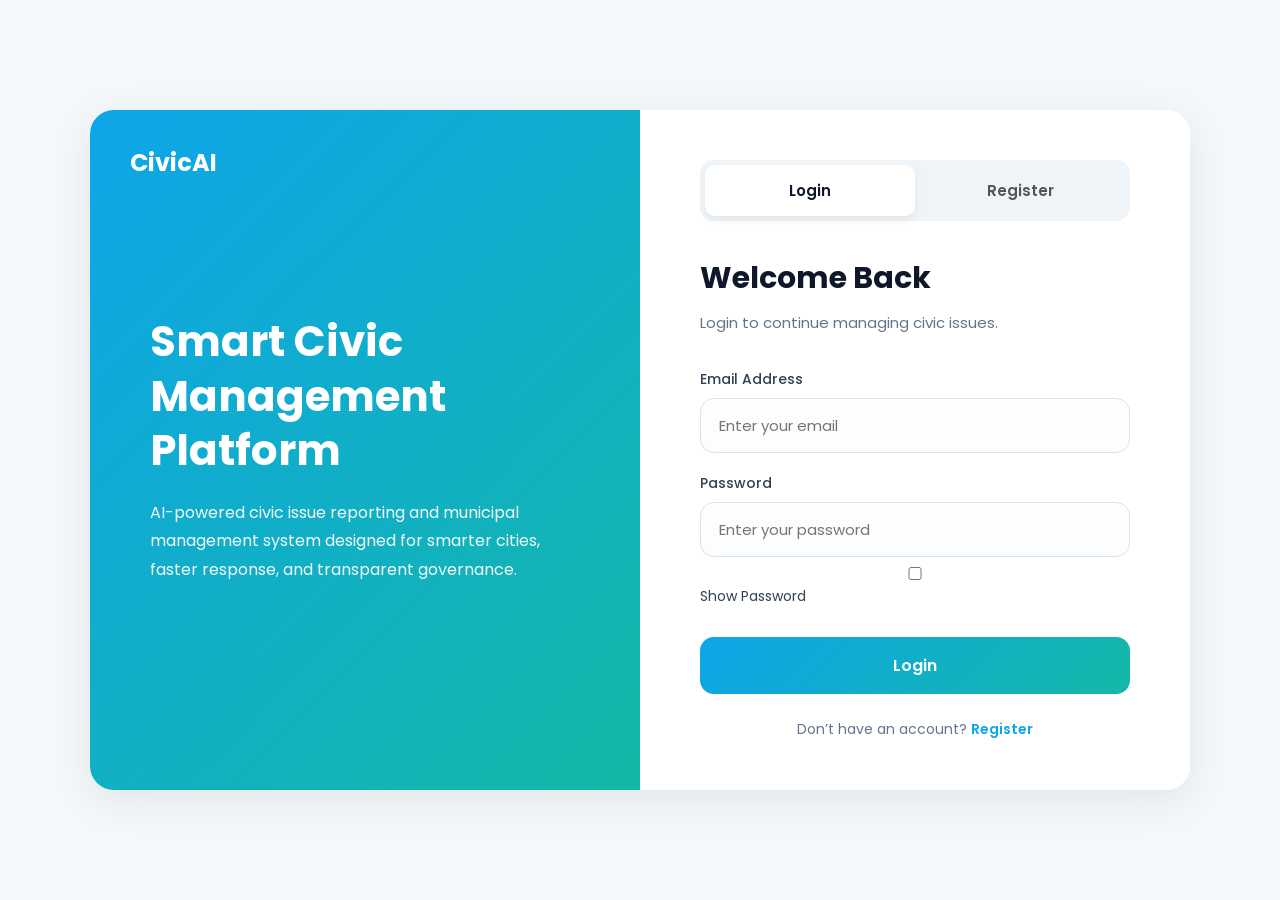
<file: login.html>
<!DOCTYPE html>
<html lang="en">

<head>

<meta charset="UTF-8">

<meta name="viewport"
content="width=device-width, initial-scale=1.0"/>

<title>Smart Civic AI - Authentication</title>

<link href="https://fonts.googleapis.com/css2?family=Poppins:wght@300;400;500;600;700&display=swap" rel="stylesheet">

<style>

*{
margin:0;
padding:0;
box-sizing:border-box;
font-family:'Poppins',sans-serif;
}

body{

background:#f4f8fb;

min-height:100vh;

display:flex;

align-items:center;

justify-content:center;

padding:20px;

}

.container{

width:1100px;

height:680px;

background:#fff;

border-radius:24px;

overflow:hidden;

display:flex;

box-shadow:0 10px 40px rgba(0,0,0,0.08);

}

/* ================= LEFT PANEL ================= */

.left-panel{

width:50%;

background:linear-gradient(135deg,#0ea5e9,#14b8a6);

color:white;

padding:60px;

display:flex;

flex-direction:column;

justify-content:center;

position:relative;

}

.logo{

position:absolute;

top:35px;

left:40px;

font-size:24px;

font-weight:700;

}

.left-panel h1{

font-size:42px;

line-height:1.3;

margin-bottom:20px;

}

.left-panel p{

font-size:16px;

line-height:1.8;

opacity:0.95;

max-width:450px;

}

/* ================= RIGHT PANEL ================= */

.right-panel{

width:50%;

padding:50px 60px;

display:flex;

flex-direction:column;

justify-content:center;

background:white;

}

.tabs{

display:flex;

background:#eef4f7;

border-radius:14px;

padding:5px;

margin-bottom:35px;

}

.tab-btn{

width:50%;

padding:14px;

border:none;

background:none;

border-radius:10px;

font-size:15px;

font-weight:600;

cursor:pointer;

transition:0.3s;

color:#555;

}

.tab-btn.active{

background:white;

color:#0f172a;

box-shadow:0 4px 10px rgba(0,0,0,0.06);

}

.form-section{

display:none;

animation:fade 0.4s ease;

}

.form-section.active{

display:block;

}

@keyframes fade{

from{
opacity:0;
transform:translateY(10px);
}

to{
opacity:1;
transform:translateY(0);
}

}

h2{

font-size:30px;

margin-bottom:10px;

color:#0f172a;

}

.subtitle{

color:#64748b;

margin-bottom:35px;

font-size:15px;

}

.input-group{

margin-bottom:20px;

}

.input-group label{

display:block;

margin-bottom:8px;

font-size:14px;

font-weight:500;

color:#334155;

}

.input-group input,
.input-group select{

width:100%;

padding:15px 18px;

border:1px solid #dbe4ea;

border-radius:14px;

outline:none;

font-size:15px;

transition:0.3s;

background:#fbfdff;

}

.input-group input:focus,
.input-group select:focus{

border-color:#0ea5e9;

background:white;

}

.auth-btn{

width:100%;

padding:16px;

border:none;

border-radius:14px;

background:linear-gradient(135deg,#0ea5e9,#14b8a6);

color:white;

font-size:16px;

font-weight:600;

cursor:pointer;

transition:0.3s;

margin-top:10px;

}

.auth-btn:hover{

transform:translateY(-2px);

opacity:0.95;

}

.bottom-text{

text-align:center;

margin-top:25px;

font-size:14px;

color:#64748b;

}

.bottom-text span{

color:#0ea5e9;

cursor:pointer;

font-weight:600;

}

.error{

color:red;

font-size:13px;

margin-top:5px;

display:none;

}

.show-password{

margin-top:8px;

font-size:14px;

color:#334155;

}

@media(max-width:950px){

.container{

flex-direction:column;

height:auto;

}

.left-panel,
.right-panel{

width:100%;

}

.left-panel{

padding:50px 30px;

}

.right-panel{

padding:40px 30px;

}

.left-panel h1{

font-size:32px;

}

}

</style>

</head>

<body>

<div class="container">

<!-- ================= LEFT PANEL ================= -->

<div class="left-panel">

<div class="logo">

CivicAI

</div>

<h1>

Smart Civic Management Platform

</h1>

<p>

AI-powered civic issue reporting and municipal management system designed for smarter cities, faster response, and transparent governance.

</p>

</div>

<!-- ================= RIGHT PANEL ================= -->

<div class="right-panel">

<!-- ================= TABS ================= -->

<div class="tabs">

<button
class="tab-btn active"
onclick="showTab('login')"
>

Login

</button>

<button
class="tab-btn"
onclick="showTab('register')"
>

Register

</button>

</div>

<!-- ================= LOGIN ================= -->

<div class="form-section active" id="login">

<h2>Welcome Back</h2>

<p class="subtitle">

Login to continue managing civic issues.

</p>

<form
action="/login"
method="POST"
onsubmit="return validateLogin()"
>

<div class="input-group">

<label>Email Address</label>

<input
type="email"
name="email"
id="loginEmail"
placeholder="Enter your email"
required
>

</div>

<div class="input-group">

<label>Password</label>

<input
type="password"
name="password"
id="loginPassword"
placeholder="Enter your password"
required
>

<div class="show-password">

<input
type="checkbox"
onclick="togglePassword('loginPassword')"
>

Show Password

</div>

</div>

<button class="auth-btn" type="submit">

Login

</button>

</form>

<div class="bottom-text">

Don’t have an account?

<span onclick="showTab('register')">

Register

</span>

</div>

</div>

<!-- ================= REGISTER ================= -->

<div class="form-section" id="register">

<h2>Create Account</h2>

<p class="subtitle">

Register for the smart civic platform.

</p>

<form
action="/register"
method="POST"
onsubmit="return validateRegisterForm()"
>

<div class="input-group">

<label>Full Name</label>

<input
type="text"
name="name"
id="name"
placeholder="Enter full name"
required
>

<div class="error" id="nameError">

Invalid full name

</div>

</div>

<div class="input-group">

<label>Email Address</label>

<input
type="email"
name="email"
id="email"
placeholder="Enter your email"
required
>

</div>

<div class="input-group">

<label>Password</label>

<input
type="password"
name="password"
id="password"
placeholder="Create password"
required
>

<div class="show-password">
<label>Show Password</label>
<input
type="checkbox"
onclick="togglePassword('password')"
>

</div>

<div class="error" id="passwordError">

Weak password

</div>

</div>

<div class="input-group">

<label>Select Role</label>

<select name="role" required>

<option value="User">

User

</option>

<option value="Admin">

Admin

</option>

</select>

</div>

<button class="auth-btn" type="submit">

Create Account

</button>

</form>

<div class="bottom-text">

Already have an account?

<span onclick="showTab('login')">

Login

</span>

</div>

</div>

</div>

</div>

<script>

/* ================= TAB SWITCH ================= */

const tabs = document.querySelectorAll(".tab-btn");

const sections = document.querySelectorAll(".form-section");

function showTab(tab){

sections.forEach(section=>{

section.classList.remove("active");

});

tabs.forEach(btn=>{

btn.classList.remove("active");

});

document.getElementById(tab).classList.add("active");

if(tab === "login"){

tabs[0].classList.add("active");

}

else{

tabs[1].classList.add("active");

}

}

/* ================= SHOW PASSWORD ================= */

function togglePassword(id){

const input = document.getElementById(id);

if(input.type === "password"){

input.type = "text";

}

else{

input.type = "password";

}

}

/* ================= LOGIN VALIDATION ================= */

function validateLogin(){

const email =
document.getElementById("loginEmail").value;

const password =
document.getElementById("loginPassword").value;

if(email.trim() === ""){

alert("Email required");

return false;

}

if(password.trim() === ""){

alert("Password required");

return false;

}

return true;
}

/* ================= REGISTER VALIDATION ================= */

function validateRegisterForm(){

    const name =
    document.getElementById("name").value.trim();

    const password =
    document.getElementById("password").value;

    const confirmPassword =
    document.getElementById("confirmPassword").value;

    const nameError =
    document.getElementById("nameError");

    const passwordError =
    document.getElementById("passwordError");

    const confirmError =
    document.getElementById("confirmError");

    // RESET ERRORS

    nameError.style.display = "none";

    passwordError.style.display = "none";

    confirmError.style.display = "none";

    // =========================
    // NAME VALIDATION
    // =========================

    // No numbers allowed

    const numberRegex = /\d/;

    if(numberRegex.test(name)){

        nameError.innerText =
        "Name should not contain numbers";

        nameError.style.display = "block";

        return false;
    }

    // No repeated characters

    const repeatRegex = /(.)\1{2,}/;

    if(repeatRegex.test(name)){

        nameError.innerText =
        "Repeated characters are not allowed";

        nameError.style.display = "block";

        return false;
    }

    // Minimum name length

    if(name.length < 3){

        nameError.innerText =
        "Name must be at least 3 characters";

        nameError.style.display = "block";

        return false;
    }

    // =========================
    // PASSWORD VALIDATION
    // =========================

    const passwordRegex =
    /^(?=.*[a-z])(?=.*[A-Z])(?=.*\d)(?=.*[@$!%*?&]).{8,}$/;

    if(!passwordRegex.test(password)){

        passwordError.innerText =
        "Password must contain:\nUppercase, Lowercase, Number, Special Character and 8+ characters";

        passwordError.style.display = "block";

        return false;
    }

    // =========================
    // CONFIRM PASSWORD
    // =========================

    if(password !== confirmPassword){

        confirmError.innerText =
        "Passwords do not match";

        confirmError.style.display = "block";

        return false;
    }

    // =========================
    // SUCCESS
    // =========================

    alert("Registration Successful");

    return true;

}

</script>

</body>

</html>
</file>
